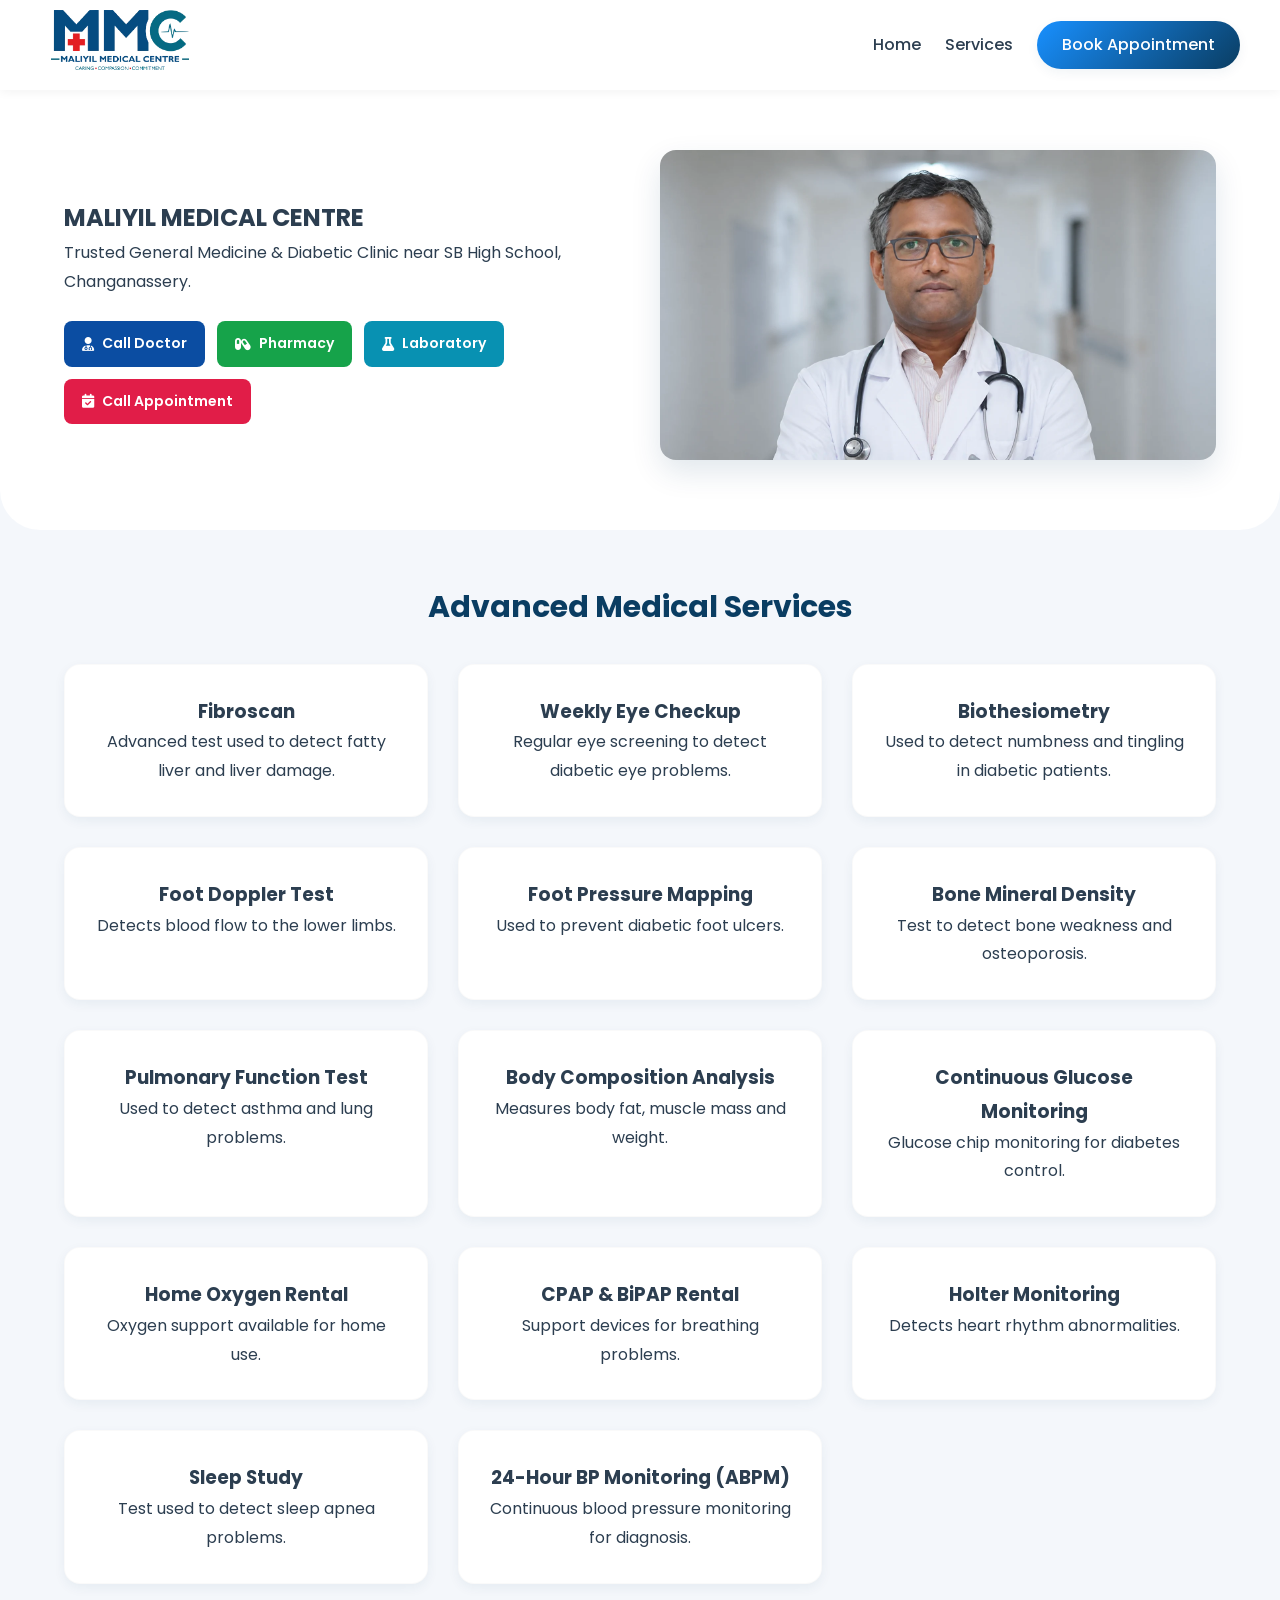
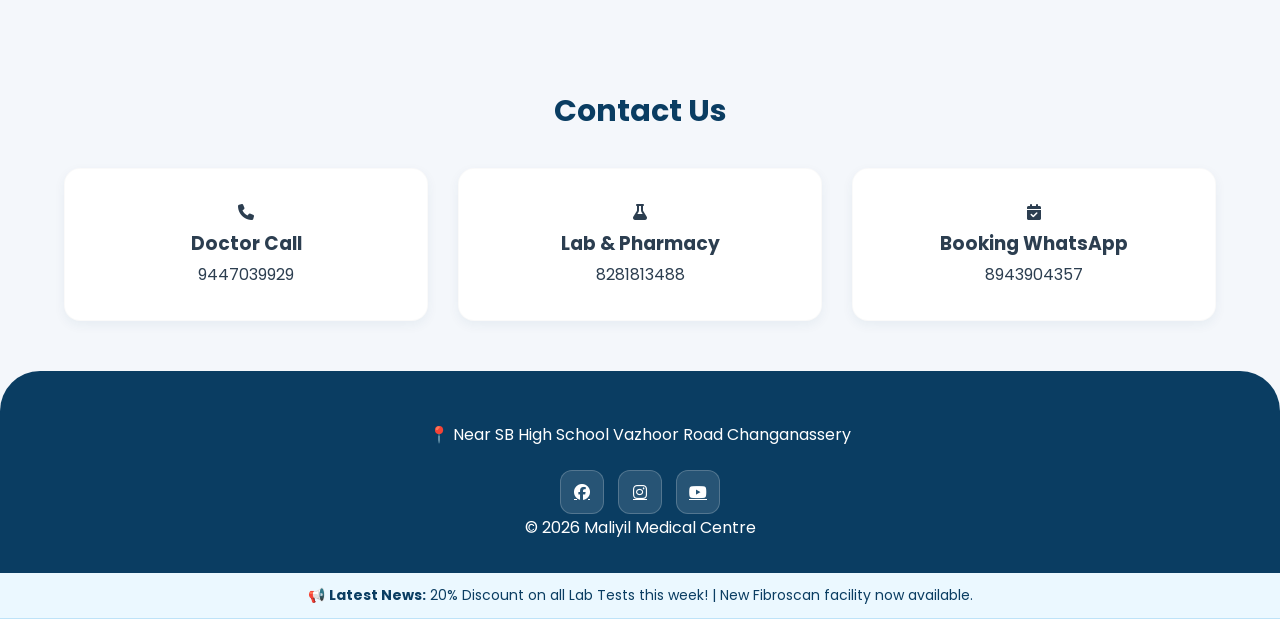
<file: index.html>
<!DOCTYPE html>
<html lang="en">

<head>

  <meta charset="UTF-8">
  <meta name="viewport" content="width=device-width, initial-scale=1.0">

  <title>Maliyil Medical Centre | Trusted Healthcare in Changanassery</title>
  <meta name="description"
    content="Maliyil Medical Centre in Changanassery offers expert medical treatments, advanced laboratory services, and a 24/7 pharmacy. Quality healthcare since 1991.">
  <meta name="keywords"
    content="Maliyil Medical Centre, Hospital in Changanassery, Lab services Kottayam, 24/7 Pharmacy Kerala, Medical clinic">

  <meta property="og:type" content="website">
  <meta property="og:url" content="https://maliyilmed.in/">
  <meta property="og:title" content="Maliyil Medical Centre | Trusted Healthcare">
  <meta property="og:description"
    content="Expert medical care, advanced lab, and 24/7 pharmacy services at Maliyil Medical Centre, Changanassery.">
  <meta property="og:image" content="https://maliyilmed.in/images/og-image.jpg">
  <link rel="stylesheet" href="style.css">

  <link href="https://fonts.googleapis.com/css2?family=Poppins:wght@300;400;500;600;700&display=swap" rel="stylesheet">

  <link rel="stylesheet" href="https://cdnjs.cloudflare.com/ajax/libs/font-awesome/6.5.0/css/all.min.css">
  <link rel="icon" type="image/png" href="images/favicon.png">
</head>

<body>

  <!-- HEADER -->

  <header class="header">

    <div class="container header-container">

      <!-- LOGO -->

      <div class="logo">
        <img src="images/logo.webp" alt="Maliyil Medical Centre" width="160" height="60">
      </div>

      <!-- MOBILE MENU BUTTON -->

      <div class="menu-toggle" id="menu-toggle">

        <i class="fa-solid fa-bars"></i>

      </div>

      <!-- NAVIGATION -->

      <nav class="nav" id="nav-menu">

        <a href="index.html">Home</a>

        <a href="services.html">Services</a>

        <a href="contact.html" class="btn-main">
          Book Appointment
        </a>

      </nav>

    </div>

  </header>



  <!-- HERO SECTION -->

  <section class="hero">

    <div class="container hero-grid">

      <div>

        <h1>
          MALIYIL MEDICAL CENTRE
        </h1>

        <p>
          Trusted General Medicine & Diabetic Clinic
          near SB High School, Changanassery.
        </p>

        <div class="hero-buttons">

          <a href="tel:9447039929" class="call-btn doctor">
            <i class="fa-solid fa-user-doctor"></i>
            Call Doctor
          </a>

          <a href="tel:8281813488" class="call-btn pharmacy">
            <i class="fa-solid fa-capsules"></i>
            Pharmacy
          </a>

          <a href="tel:8281813488" class="call-btn lab">
            <i class="fa-solid fa-flask"></i>
            Laboratory
          </a>

          <a href="tel:8943904357" class="call-btn appointment">

            <i class="fa-solid fa-calendar-check"></i>
            Call Appointment

          </a>


        </div>

      </div>

      <div>

        <img src="images/doctor.webp" alt="Doctor Consultation">

      </div>

    </div>

  </section>



  <!-- TITLE -->

  <section class="services">

    <div class="container">

      <h2 class="section-title">

        Advanced Medical Services

      </h2>



      <div class="services-grid">

        <!-- Fibroscan -->

        <div class="service-card">

          <h3>Fibroscan</h3>

          <p>

            Advanced test used to detect
            fatty liver and liver damage.

          </p>

        </div>



        <!-- Eye Check -->

        <div class="service-card">

          <h3>Weekly Eye Checkup</h3>

          <p>

            Regular eye screening to
            detect diabetic eye problems.

          </p>

        </div>



        <!-- Biothesiometry -->

        <div class="service-card">

          <h3>Biothesiometry</h3>

          <p>

            Used to detect numbness
            and tingling in diabetic patients.

          </p>

        </div>



        <!-- Foot Doppler -->

        <div class="service-card">

          <h3>Foot Doppler Test</h3>

          <p>

            Detects blood flow to the
            lower limbs.

          </p>

        </div>



        <!-- Foot Pressure -->

        <div class="service-card">

          <h3>Foot Pressure Mapping</h3>

          <p>

            Used to prevent diabetic
            foot ulcers.

          </p>

        </div>



        <!-- Bone -->

        <div class="service-card">

          <h3>Bone Mineral Density</h3>

          <p>

            Test to detect bone weakness
            and osteoporosis.

          </p>

        </div>



        <!-- Pulmonary -->

        <div class="service-card">

          <h3>Pulmonary Function Test</h3>

          <p>

            Used to detect asthma
            and lung problems.

          </p>

        </div>



        <!-- Body Composition -->

        <div class="service-card">

          <h3>Body Composition Analysis</h3>

          <p>

            Measures body fat,
            muscle mass and weight.

          </p>

        </div>



        <!-- CGM -->

        <div class="service-card">

          <h3>Continuous Glucose Monitoring</h3>

          <p>

            Glucose chip monitoring
            for diabetes control.

          </p>

        </div>



        <!-- Oxygen -->

        <div class="service-card">

          <h3>Home Oxygen Rental</h3>

          <p>

            Oxygen support available
            for home use.

          </p>

        </div>



        <!-- CPAP -->

        <div class="service-card">

          <h3>CPAP & BiPAP Rental</h3>

          <p>

            Support devices for
            breathing problems.

          </p>

        </div>



        <!-- Holter -->

        <div class="service-card">

          <h3>Holter Monitoring</h3>

          <p>

            Detects heart rhythm
            abnormalities.

          </p>

        </div>



        <!-- Sleep Study -->

        <div class="service-card">

          <h3>Sleep Study</h3>

          <p>

            Test used to detect
            sleep apnea problems.

          </p>

        </div>



        <!-- ABPM -->

        <div class="service-card">

          <h3>24-Hour BP Monitoring (ABPM)</h3>

          <p>

            Continuous blood pressure
            monitoring for diagnosis.

          </p>

        </div>



      </div>

    </div>

  </section>


  <!-- CONTACT QUICK -->

  <section class="contact">

    <div class="container">

      <h2 class="section-title">

        Contact Us

      </h2>

      <div class="contact-grid">

        <div class="contact-card">

          <i class="fa-solid fa-phone"></i>

          <h3>Doctor Call</h3>

          <p>

            9447039929

          </p>

        </div>



        <div class="contact-card">

          <i class="fa-solid fa-flask"></i>

          <h3>Lab & Pharmacy</h3>

          <p>

            8281813488

          </p>

        </div>



        <div class="contact-card">

          <i class="fa-solid fa-calendar-check"></i>

          <h3>Booking WhatsApp</h3>

          <p>

            8943904357

          </p>

        </div>

      </div>

    </div>

  </section>



  <!-- FOOTER -->

  <footer class="footer">

    <div class="container">

      <p>

        📍 Near SB High School
        Vazhoor Road
        Changanassery

      </p>



      <div class="footer-social">

        <a href="#">
          <i class="fab fa-facebook"></i>
        </a>

        <a href="#">
          <i class="fab fa-instagram"></i>
        </a>

        <a href="#">
          <i class="fab fa-youtube"></i>
        </a>

      </div>



      <p>

        © 2026 Maliyil Medical Centre

      </p>

    </div>

  </footer>

  <div class="news-ticker">
    <p>📢 <b>Latest News:</b> 20% Discount on all Lab Tests this week! | New Fibroscan facility now available.</p>
  </div>
  <script src="script.js"></script></body>

</html>
</file>
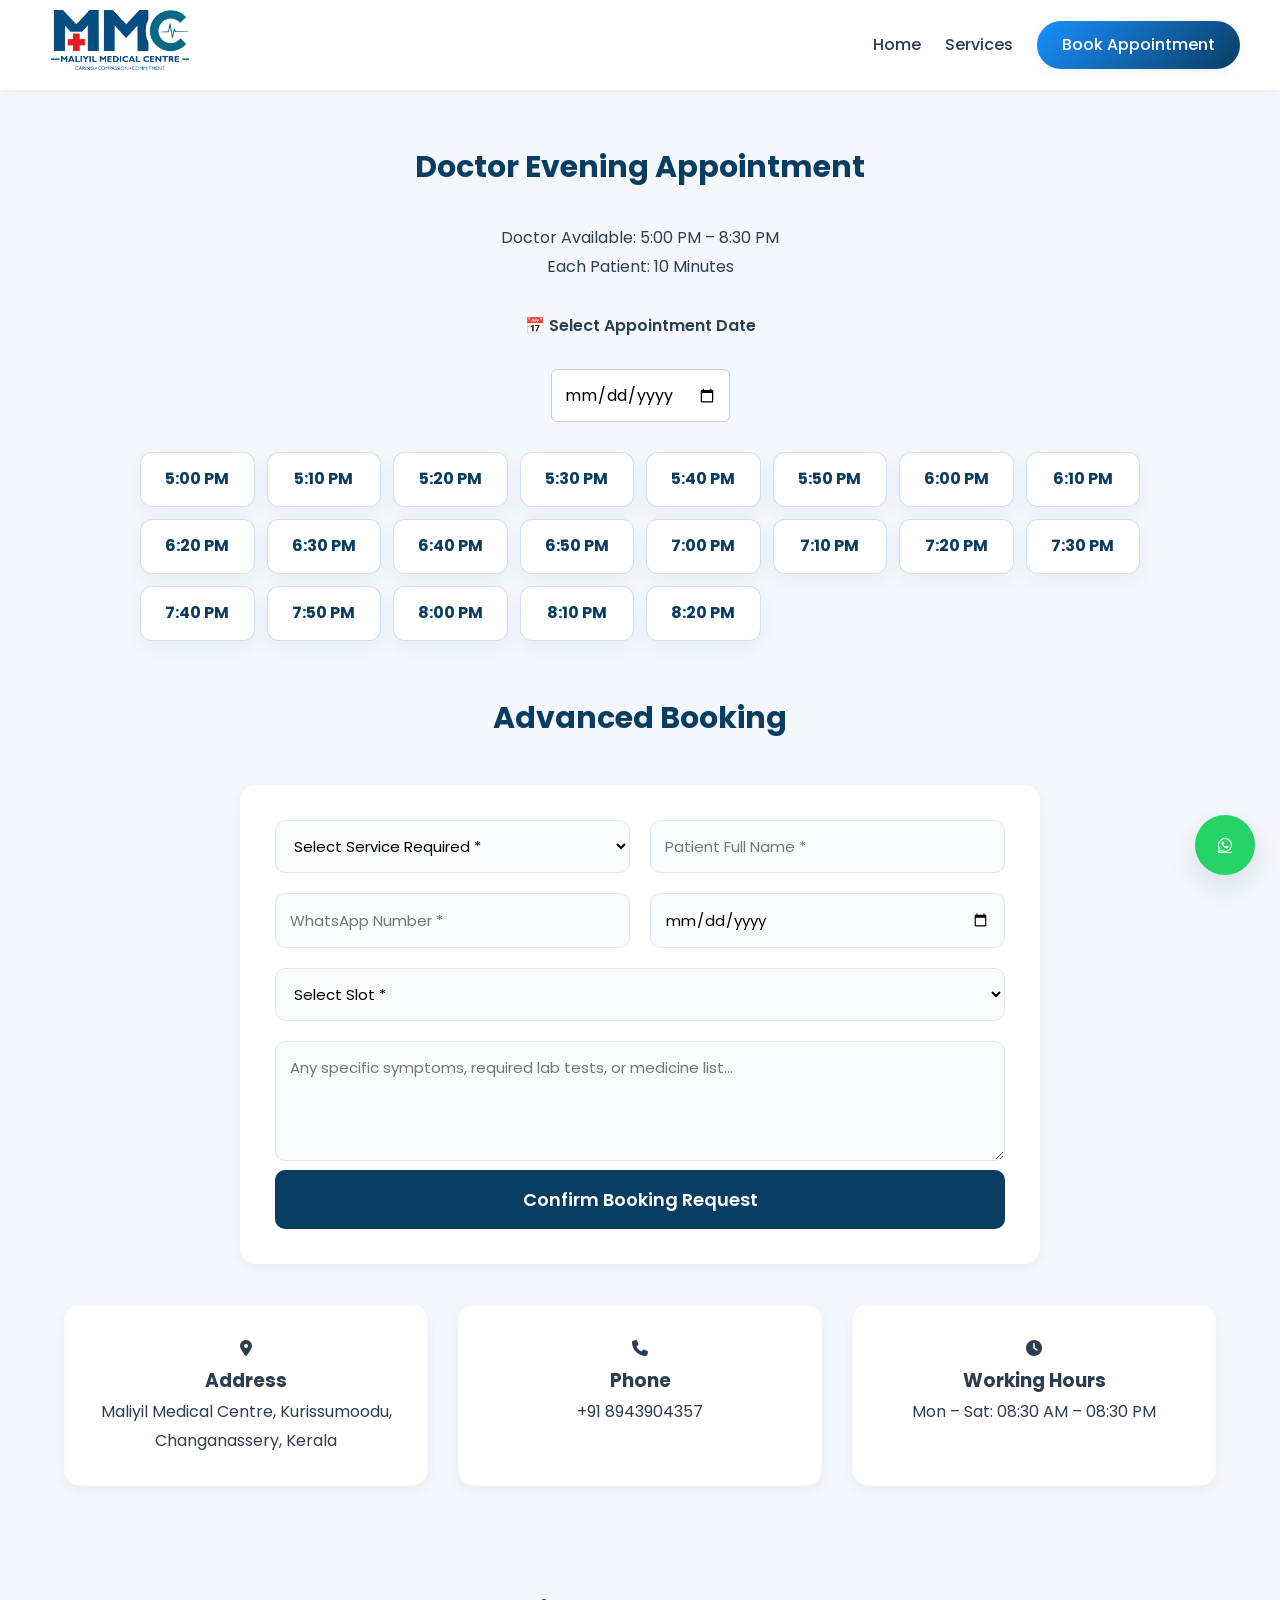
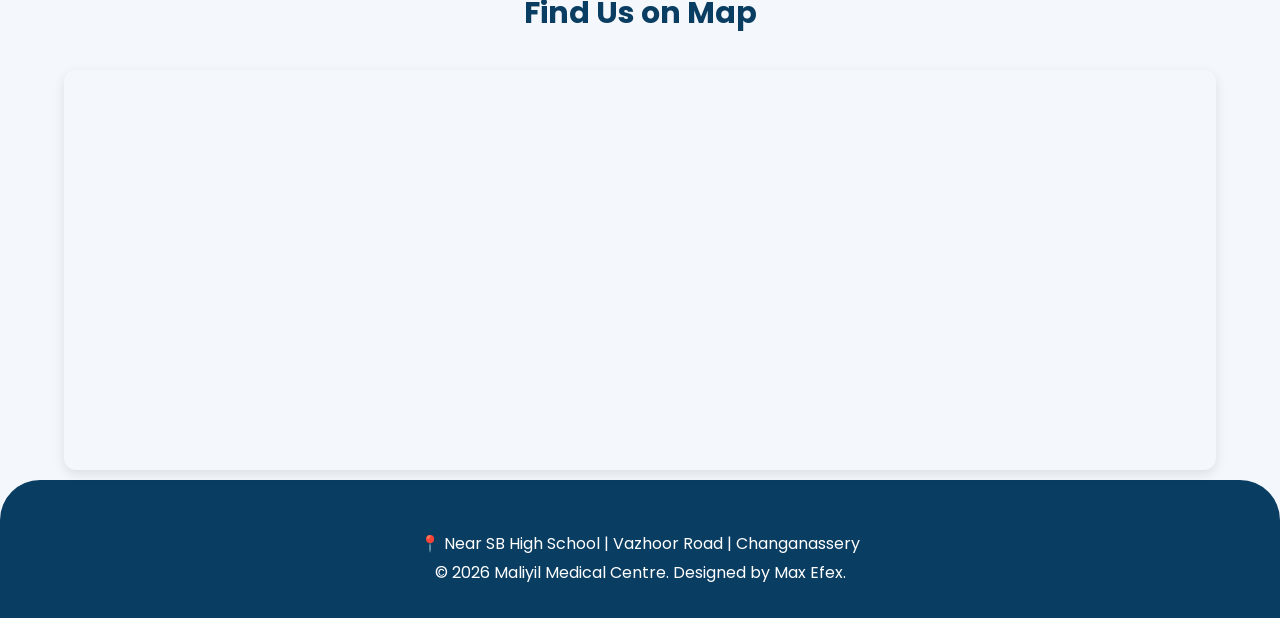
<file: contact.html>
<!DOCTYPE html>
<html lang="en">

<head>
  <meta charset="UTF-8">
  <meta name="viewport" content="width=device-width, initial-scale=1.0">
  <title>Contact & Book Appointment | Maliyil Medical Centre</title>

  <meta name="description"
    content="Book an appointment at Maliyil Medical Centre, Changanassery. Expert diabetic care, lab services, and 24/7 pharmacy.">

  <link rel="stylesheet" href="style.css">
  <link href="https://fonts.googleapis.com/css2?family=Poppins:wght@300;400;500;600;700&display=swap" rel="stylesheet">
  <link rel="stylesheet" href="https://cdnjs.cloudflare.com/ajax/libs/font-awesome/6.5.0/css/all.min.css">
  <link rel="icon" type="image/png" href="images/favicon.png">
</head>

<body>

  <header class="header">
    <div class="container header-container">
      <div class="logo">
        <a href="index.html">
          <img src="images/logo.webp" alt="Maliyil Medical Centre" width="160" height="60">
        </a>
      </div>

      <div class="menu-toggle" id="menu-toggle">
        <i class="fa-solid fa-bars"></i>
      </div>

      <nav class="nav" id="nav-menu">
        <a href="index.html">Home</a>
        <a href="services.html">Services</a>
        <a href="contact.html" class="btn-main">Book Appointment</a>
      </nav>
    </div>
  </header>

  <!-- DOCTOR APPOINTMENT SLOTS -->
  <section class="services">
    <div class="container">
      <h2 class="section-title">Doctor Evening Appointment</h2>

      <p style="text-align:center; margin-bottom:30px;">
        Doctor Available: 5:00 PM – 8:30 PM<br>
        Each Patient: 10 Minutes
      </p>

      <div style="text-align:center; margin-bottom:25px;">
        <label style="font-weight:600;">
          📅 Select Appointment Date
        </label>
        <br><br>
        <input type="date" id="appointmentDate" style="
          padding:12px;
          font-size:16px;
          border-radius:6px;
          border:1px solid #ccc;
        ">
      </div>

      <div class="slots-grid">
        <!-- SLOT 1 -->
        <a href="https://wa.me/918943904357?text=Hello%20Doctor,%20I%20want%20appointment%20at%205:00%20PM"
          class="slot-btn">5:00 PM</a>

        <!-- SLOT 2 -->
        <a href="https://wa.me/918943904357?text=Hello%20Doctor,%20I%20want%20appointment%20at%205:10%20PM"
          class="slot-btn">5:10 PM</a>

        <!-- SLOT 3 -->
        <a href="https://wa.me/918943904357?text=Hello%20Doctor,%20I%20want%20appointment%20at%205:20%20PM"
          class="slot-btn">5:20 PM</a>

        <!-- SLOT 4 -->
        <a href="https://wa.me/918943904357?text=Hello%20Doctor,%20I%20want%20appointment%20at%205:30%20PM"
          class="slot-btn">5:30 PM</a>

        <!-- SLOT 5 -->
        <a href="https://wa.me/918943904357?text=Hello%20Doctor,%20I%20want%20appointment%20at%205:40%20PM"
          class="slot-btn">5:40 PM</a>

        <!-- SLOT 6 -->
        <a href="https://wa.me/918943904357?text=Hello%20Doctor,%20I%20want%20appointment%20at%205:50%20PM"
          class="slot-btn">5:50 PM</a>

        <!-- SLOT 7 -->
        <a href="https://wa.me/918943904357?text=Hello%20Doctor,%20I%20want%20appointment%20at%206:00%20PM"
          class="slot-btn">6:00 PM</a>

        <!-- SLOT 8 -->
        <a href="https://wa.me/918943904357?text=Hello%20Doctor,%20I%20want%20appointment%20at%206:10%20PM"
          class="slot-btn">6:10 PM</a>

        <!-- SLOT 9 -->
        <a href="https://wa.me/918943904357?text=Hello%20Doctor,%20I%20want%20appointment%20at%206:20%20PM"
          class="slot-btn">6:20 PM</a>

        <!-- SLOT 10 -->
        <a href="https://wa.me/918943904357?text=Hello%20Doctor,%20I%20want%20appointment%20at%206:30%20PM"
          class="slot-btn">6:30 PM</a>

        <!-- SLOT 11 -->
        <a href="https://wa.me/918943904357?text=Hello%20Doctor,%20I%20want%20appointment%20at%206:40%20PM"
          class="slot-btn">6:40 PM</a>

        <!-- SLOT 12 -->
        <a href="https://wa.me/918943904357?text=Hello%20Doctor,%20I%20want%20appointment%20at%206:50%20PM"
          class="slot-btn">6:50 PM</a>

        <!-- SLOT 13 -->
        <a href="https://wa.me/918943904357?text=Hello%20Doctor,%20I%20want%20appointment%20at%207:00%20PM"
          class="slot-btn">7:00 PM</a>

        <!-- SLOT 14 -->
        <a href="https://wa.me/918943904357?text=Hello%20Doctor,%20I%20want%20appointment%20at%207:10%20PM"
          class="slot-btn">7:10 PM</a>

        <!-- SLOT 15 -->
        <a href="https://wa.me/918943904357?text=Hello%20Doctor,%20I%20want%20appointment%20at%207:20%20PM"
          class="slot-btn">7:20 PM</a>

        <!-- SLOT 16 -->
        <a href="https://wa.me/918943904357?text=Hello%20Doctor,%20I%20want%20appointment%20at%207:30%20PM"
          class="slot-btn">7:30 PM</a>

        <!-- SLOT 17 -->
        <a href="https://wa.me/918943904357?text=Hello%20Doctor,%20I%20want%20appointment%20at%207:40%20PM"
          class="slot-btn">7:40 PM</a>

        <!-- SLOT 18 -->
        <a href="https://wa.me/918943904357?text=Hello%20Doctor,%20I%20want%20appointment%20at%207:50%20PM"
          class="slot-btn">7:50 PM</a>

        <!-- SLOT 19 -->
        <a href="https://wa.me/918943904357?text=Hello%20Doctor,%20I%20want%20appointment%20at%208:00%20PM"
          class="slot-btn">8:00 PM</a>

        <!-- SLOT 20 -->
        <a href="https://wa.me/918943904357?text=Hello%20Doctor,%20I%20want%20appointment%20at%208:10%20PM"
          class="slot-btn">8:10 PM</a>

        <!-- SLOT 21 -->
        <a href="https://wa.me/918943904357?text=Hello%20Doctor,%20I%20want%20appointment%20at%208:20%20PM"
          class="slot-btn">8:20 PM</a>
      </div>
    </div>
  </section>

  <!-- ADVANCED BOOKING SECTION -->
  <section class="services">
    <div class="container">
      <h2 class="section-title">Advanced Booking</h2>

      <div class="booking-widget">
        <form class="contact-form" onsubmit="sendToWhatsApp(event)">
          <div class="form-row">
            <select id="bookService" required>
              <option value="" disabled selected>Select Service Required *</option>
              <option value="Doctor Consultancy">👨‍⚕️ Doctor Consultancy</option>
              <option value="Lab Test">🧪 Laboratory Test</option>
              <option value="Pharmacy">💊 Pharmacy Medicines</option>
            </select>
            <input type="text" id="bookName" placeholder="Patient Full Name *" required>
          </div>

          <div class="form-row">
            <input type="tel" id="bookPhone" placeholder="WhatsApp Number *" required>
            <input type="date" id="bookDate" required>
          </div>

          <div class="form-row">
            <select id="bookTime" required style="grid-column: span 2;">
              <option value="" disabled selected>Select Slot *</option>
              <option value="Morning (08:30 AM - 01:00 PM)">Morning Slot (08:30 AM - 01:00 PM)</option>
              <option value="Evening (05:00 PM - 08:30 PM)">Evening Slot (05:00 PM - 08:30 PM)</option>
            </select>
          </div>

          <textarea id="bookMessage"
            placeholder="Any specific symptoms, required lab tests, or medicine list..."></textarea>
          <button type="submit" class="btn-submit">Confirm Booking Request</button>
        </form>
      </div>
    </div>
  </section>

  <section class="contact">
    <div class="container">
      <div class="contact-grid">
        <div class="contact-card">
          <i class="fa-solid fa-location-dot"></i>
          <h3>Address</h3>
          <p>Maliyil Medical Centre, Kurissumoodu, Changanassery, Kerala</p>
        </div>

        <div class="contact-card">
          <i class="fa-solid fa-phone"></i>
          <h3>Phone</h3>
          <p>+91 8943904357</p>
        </div>

        <div class="contact-card">
          <i class="fa-solid fa-clock"></i>
          <h3>Working Hours</h3>
          <p>Mon – Sat: 08:30 AM – 08:30 PM</p>
        </div>
      </div>

      <div style="margin-top:50px;">
        <h2 class="section-title">Find Us on Map</h2>
        <iframe
          src="https://www.google.com/maps/embed?pb=!1m14!1m8!1m3!1d1099.1282181165736!2d76.5483012987372!3d9.453321953961831!3m2!1i1024!2i768!4f13.1!3m3!1m2!1s0x3b0625fd7ff3248b%3A0x5011b2dc73ebc284!2sMaliyil%20Medical%20centre!5e1!3m2!1sen!2sin!4v1778557813801!5m2!1sen!2sin"
          width="100%" height="400" style="border:0; border-radius: 12px; box-shadow: 0 4px 12px rgba(0,0,0,0.1);"
          allowfullscreen="" loading="lazy"></iframe>
      </div>
    </div>
  </section>

  <footer class="footer">
    <div class="container">
      <p>📍 Near SB High School | Vazhoor Road | Changanassery</p>
      <p>© 2026 Maliyil Medical Centre. Designed by Max Efex.</p>
    </div>
  </footer>

  <a href="https://wa.me/918943904357" class="whatsapp-float" target="_blank">
    <i class="fab fa-whatsapp"></i>
  </a>

  <script>
    // Mobile Menu Toggle
    const toggle = document.getElementById("menu-toggle");
    const nav = document.getElementById("nav-menu");
    if (toggle) {
      toggle.addEventListener("click", function () {
        nav.classList.toggle("active");
      });
    }

    // WhatsApp Booking Function
    function sendToWhatsApp(event) {
      event.preventDefault();
      const name = document.getElementById('bookName').value;
      const service = document.getElementById('bookService').value;
      const phone = document.getElementById('bookPhone').value;
      const date = document.getElementById('bookDate').value;
      const slot = document.getElementById('bookTime').value;
      const note = document.getElementById('bookMessage').value;

      const msg = `*Maliyil Medical Centre - New Booking*%0A%0A` +
        `*Patient:* ${name}%0A` +
        `*Service:* ${service}%0A` +
        `*WhatsApp:* ${phone}%0A` +
        `*Date:* ${date}%0A` +
        `*Slot:* ${slot}%0A` +
        `*Details:* ${note}`;

      window.open(`https://wa.me/918943904357?text=${msg}`, '_blank');
    }
  </script>
</body>

</html>
</file>
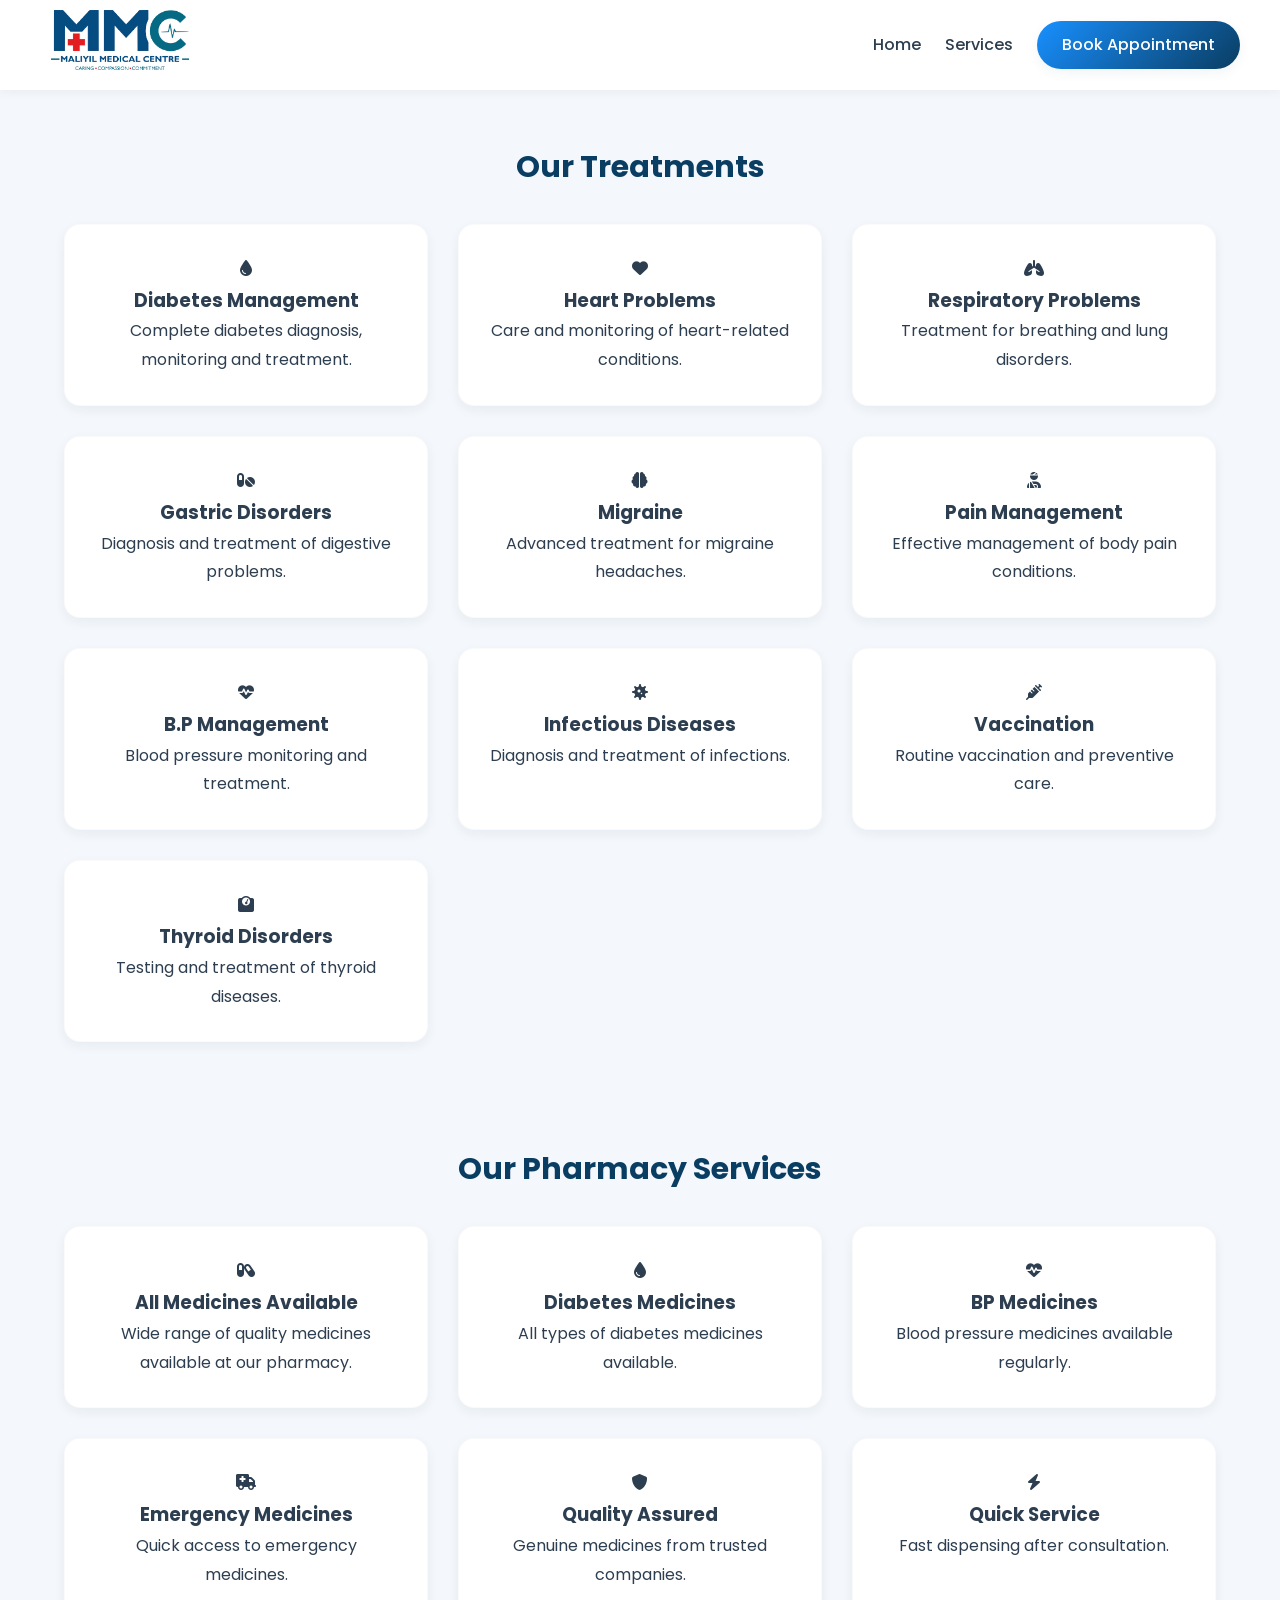
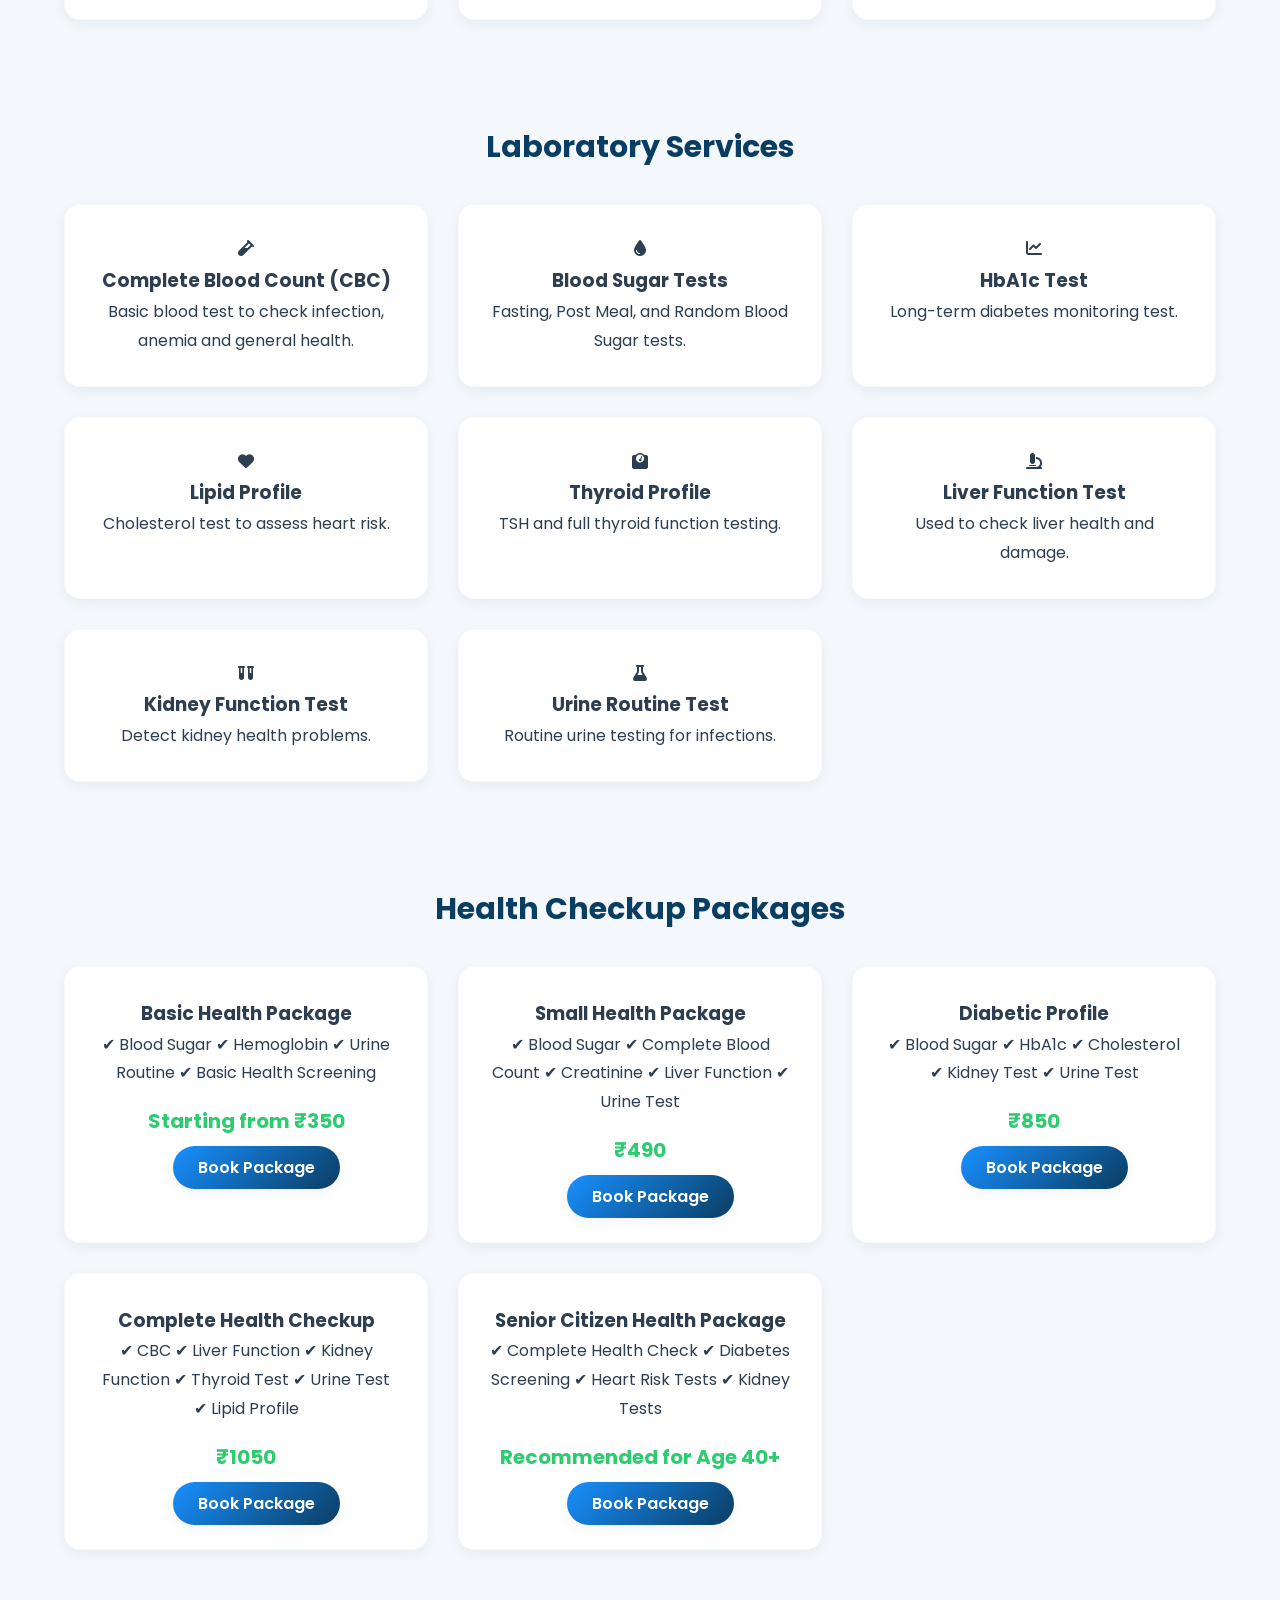
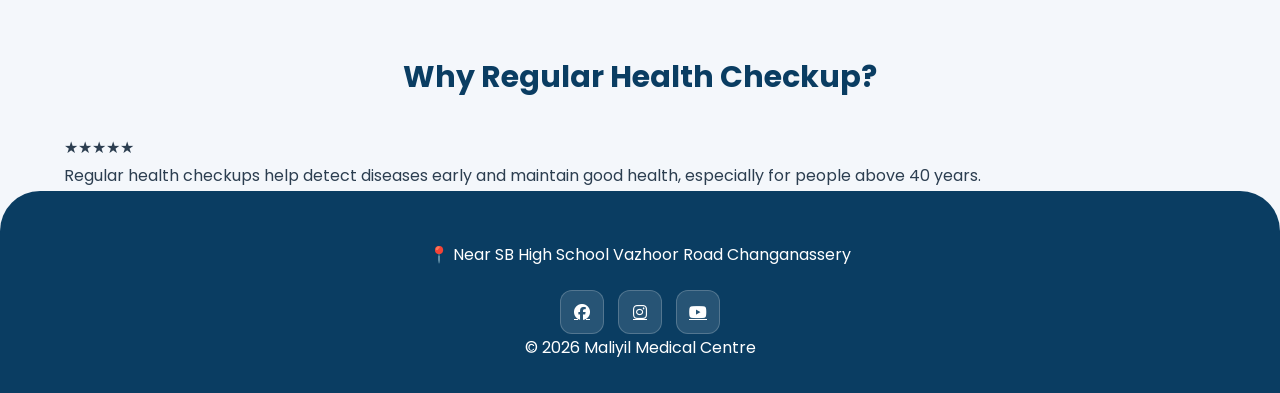
<file: services.html>
<!DOCTYPE html>
<html lang="en">

<head>
  <meta charset="UTF-8">
  <meta name="viewport" content="width=device-width, initial-scale=1.0">

  <title>Treatments & Services | Maliyil Medical Centre Changanassery</title>

  <meta name="description"
    content="Expert medical treatments and specialized healthcare services at Maliyil Medical Centre. Quality patient care and expert doctor consultations in Changanassery.">
  <meta name="keywords"
    content="medical treatments Changanassery, specialized healthcare Kerala, Maliyil medical centre services, doctor consultation Changanassery">

  <meta property="og:type" content="website">
  <meta property="og:url" content="https://maliyilmed.in/treatments.html">
  <meta property="og:title" content="Treatments & Services | Maliyil Medical Centre">
  <meta property="og:description" content="Quality medical care and expert treatments for a healthier you.">
  <meta property="og:image" content="https://maliyilmed.in/images/og-image.jpg">

  <link rel="stylesheet" href="style.css">
  <link href="https://fonts.googleapis.com/css2?family=Poppins:wght@300;400;500;600;700&display=swap" rel="stylesheet">
  <link rel="stylesheet" href="https://cdnjs.cloudflare.com/ajax/libs/font-awesome/6.5.0/css/all.min.css">

  <link rel="icon" type="image/png" href="images/favicon.png">
</head>

<body>

  <!-- HEADER -->

  <header class="header">

    <div class="container header-container">

      <!-- LOGO -->

      <div class="logo">
        <img src="images/logo.webp">
      </div>

      <!-- MOBILE MENU BUTTON -->

      <div class="menu-toggle" id="menu-toggle">

        <i class="fa-solid fa-notes-medical"></i>

      </div>

      <!-- NAVIGATION -->

      <nav class="nav" id="nav-menu">

        <a href="index.html">Home</a>

        <a href="services.html">Services</a>

        <a href="contact.html" class="btn-main">
          Book Appointment
        </a>

      </nav>

    </div>

  </header>



  <!-- PAGE TITLE -->

  <section class="services">

    <div class="container">

      <h2 class="section-title">
        Our Treatments
      </h2>



      <div class="services-grid">

        <!-- 1 -->

        <div class="service-card">
          <i class="fa-solid fa-droplet"></i>
          <h3>Diabetes Management</h3>
          <p>
            Complete diabetes diagnosis,
            monitoring and treatment.
          </p>
        </div>



        <!-- 2 -->

        <div class="service-card">
          <i class="fa-solid fa-heart"></i>
          <h3>Heart Problems</h3>
          <p>
            Care and monitoring of
            heart-related conditions.
          </p>
        </div>



        <!-- 3 -->

        <div class="service-card">
          <i class="fa-solid fa-lungs"></i>
          <h3>Respiratory Problems</h3>
          <p>
            Treatment for breathing
            and lung disorders.
          </p>
        </div>



        <!-- 4 -->

        <div class="service-card">
          <i class="fa-solid fa-pills"></i>
          <h3>Gastric Disorders</h3>
          <p>
            Diagnosis and treatment
            of digestive problems.
          </p>
        </div>



        <!-- 5 -->

        <div class="service-card">
          <i class="fa-solid fa-brain"></i>
          <h3>Migraine</h3>
          <p>
            Advanced treatment
            for migraine headaches.
          </p>
        </div>



        <!-- 6 -->

        <div class="service-card">
          <i class="fa-solid fa-user-injured"></i>
          <h3>Pain Management</h3>
          <p>
            Effective management
            of body pain conditions.
          </p>
        </div>



        <!-- 7 -->

        <div class="service-card">
          <i class="fa-solid fa-heart-pulse"></i>
          <h3>B.P Management</h3>
          <p>
            Blood pressure monitoring
            and treatment.
          </p>
        </div>



        <!-- 8 -->

        <div class="service-card">
          <i class="fa-solid fa-virus"></i>
          <h3>Infectious Diseases</h3>
          <p>
            Diagnosis and treatment
            of infections.
          </p>
        </div>



        <!-- 9 -->

        <div class="service-card">
          <i class="fa-solid fa-syringe"></i>
          <h3>Vaccination</h3>
          <p>
            Routine vaccination
            and preventive care.
          </p>
        </div>



        <!-- 10 -->

        <div class="service-card">
          <i class="fa-solid fa-weight-scale"></i>
          <h3>Thyroid Disorders</h3>
          <p>
            Testing and treatment
            of thyroid diseases.
          </p>
        </div>



      </div>

    </div>

  </section>
  <!-- TITLE -->

  <section class="services">

    <div class="container">

      <h2 class="section-title">
        Our Pharmacy Services
      </h2>



      <div class="services-grid">

        <!-- MEDICINES -->

        <div class="service-card">
          <i class="fa-solid fa-capsules"></i>
          <h3>All Medicines Available</h3>
          <p>
            Wide range of quality medicines
            available at our pharmacy.
          </p>
        </div>



        <!-- DIABETES -->

        <div class="service-card">
          <i class="fa-solid fa-droplet"></i>
          <h3>Diabetes Medicines</h3>
          <p>
            All types of diabetes medicines
            available.
          </p>
        </div>



        <!-- BP -->

        <div class="service-card">
          <i class="fa-solid fa-heart-pulse"></i>
          <h3>BP Medicines</h3>
          <p>
            Blood pressure medicines
            available regularly.
          </p>
        </div>



        <!-- EMERGENCY -->

        <div class="service-card">
          <i class="fa-solid fa-truck-medical"></i>
          <h3>Emergency Medicines</h3>
          <p>
            Quick access to emergency
            medicines.
          </p>
        </div>



        <!-- QUALITY -->

        <div class="service-card">
          <i class="fa-solid fa-shield"></i>
          <h3>Quality Assured</h3>
          <p>
            Genuine medicines from
            trusted companies.
          </p>
        </div>



        <!-- FAST SERVICE -->

        <div class="service-card">
          <i class="fa-solid fa-bolt"></i>
          <h3>Quick Service</h3>
          <p>
            Fast dispensing after
            consultation.
          </p>
        </div>



      </div>

  </section>
  <!-- LAB SECTION -->

  <section class="services">

    <div class="container">

      <h2 class="section-title">

        Laboratory Services

      </h2>



      <div class="services-grid">

        <!-- CBC -->

        <div class="service-card">

          <i class="fa-solid fa-vial"></i>

          <h3>Complete Blood Count (CBC)</h3>

          <p>

            Basic blood test to check infection,
            anemia and general health.

          </p>

        </div>



        <!-- Blood Sugar -->

        <div class="service-card">

          <i class="fa-solid fa-droplet"></i>

          <h3>Blood Sugar Tests</h3>

          <p>

            Fasting, Post Meal,
            and Random Blood Sugar tests.

          </p>

        </div>



        <!-- HbA1c -->

        <div class="service-card">

          <i class="fa-solid fa-chart-line"></i>

          <h3>HbA1c Test</h3>

          <p>

            Long-term diabetes
            monitoring test.

          </p>

        </div>



        <!-- Lipid -->

        <div class="service-card">

          <i class="fa-solid fa-heart"></i>

          <h3>Lipid Profile</h3>

          <p>

            Cholesterol test to
            assess heart risk.

          </p>

        </div>



        <!-- Thyroid -->

        <div class="service-card">

          <i class="fa-solid fa-weight-scale"></i>

          <h3>Thyroid Profile</h3>

          <p>

            TSH and full thyroid
            function testing.

          </p>

        </div>



        <!-- Liver -->

        <div class="service-card">

          <i class="fa-solid fa-microscope"></i>

          <h3>Liver Function Test</h3>

          <p>

            Used to check liver
            health and damage.

          </p>

        </div>



        <!-- Kidney -->

        <div class="service-card">

          <i class="fa-solid fa-vials"></i>

          <h3>Kidney Function Test</h3>

          <p>

            Detect kidney
            health problems.

          </p>

        </div>



        <!-- Urine -->

        <div class="service-card">

          <i class="fa-solid fa-flask"></i>

          <h3>Urine Routine Test</h3>

          <p>

            Routine urine testing
            for infections.

          </p>

        </div>



      </div>

    </div>

  </section>


  <!-- TITLE -->

  <section class="packages">

    <div class="container">

      <h2 class="section-title">

        Health Checkup Packages

      </h2>



      <div class="packages-grid">

        <!-- PACKAGE 1 -->

        <div class="package-card">

          <h3>Basic Health Package</h3>

          <p>

            ✔ Blood Sugar
            ✔ Hemoglobin
            ✔ Urine Routine
            ✔ Basic Health Screening

          </p>

          <span class="price">

            Starting from ₹350

          </span>

          <a href="https://wa.me/918943904357?text=I%20want%20to%20book%20Basic%20Health%20Package" class="btn-main">

            Book Package

          </a>

        </div>



        <!-- PACKAGE 2 -->

        <div class="package-card">

          <h3>Small Health Package</h3>

          <p>

            ✔ Blood Sugar
            ✔ Complete Blood Count
            ✔ Creatinine
            ✔ Liver Function
            ✔ Urine Test

          </p>

          <span class="price">

            ₹490

          </span>

          <a href="https://wa.me/918943904357?text=I%20want%20to%20book%20Small%20Health%20Package" class="btn-main">

            Book Package

          </a>

        </div>



        <!-- PACKAGE 3 -->

        <div class="package-card">

          <h3>Diabetic Profile</h3>

          <p>

            ✔ Blood Sugar
            ✔ HbA1c
            ✔ Cholesterol
            ✔ Kidney Test
            ✔ Urine Test

          </p>

          <span class="price">

            ₹850

          </span>

          <a href="https://wa.me/918943904357?text=I%20want%20to%20book%20Diabetic%20Profile" class="btn-main">

            Book Package

          </a>

        </div>



        <!-- PACKAGE 4 -->

        <div class="package-card">

          <h3>Complete Health Checkup</h3>

          <p>

            ✔ CBC
            ✔ Liver Function
            ✔ Kidney Function
            ✔ Thyroid Test
            ✔ Urine Test
            ✔ Lipid Profile

          </p>

          <span class="price">

            ₹1050

          </span>

          <a href="https://wa.me/918943904357?text=I%20want%20to%20book%20Complete%20Health%20Checkup" class="btn-main">

            Book Package

          </a>

        </div>



        <!-- PACKAGE 5 -->

        <div class="package-card">

          <h3>Senior Citizen Health Package</h3>

          <p>

            ✔ Complete Health Check
            ✔ Diabetes Screening
            ✔ Heart Risk Tests
            ✔ Kidney Tests

          </p>

          <span class="price">

            Recommended for Age 40+

          </span>

          <a href="https://wa.me/918943904357?text=I%20want%20to%20book%20Senior%20Health%20Package" class="btn-main">

            Book Package

          </a>

        </div>



      </div>

    </div>

  </section>



  <!-- WHY PACKAGE -->

  <section class="reviews">

    <div class="container">

      <h2 class="section-title">

        Why Regular Health Checkup?

      </h2>

      <div class="review-box">

        <div class="stars">

          ★★★★★

        </div>

        <p>

          Regular health checkups help
          detect diseases early and
          maintain good health,
          especially for people above 40 years.

        </p>

      </div>

    </div>

  </section>



  <!-- FOOTER -->

  <footer class="footer">

    <div class="container">

      <p>

        📍 Near SB High School
        Vazhoor Road
        Changanassery

      </p>



      <div class="footer-social">

        <a href="#">
          <i class="fab fa-facebook"></i>
        </a>

        <a href="#">
          <i class="fab fa-instagram"></i>
        </a>

        <a href="#">
          <i class="fab fa-youtube"></i>
        </a>

      </div>



      <p>

        © 2026 Maliyil Medical Centre

      </p>

    </div>

  </footer>

  <script src="script.js"></script>
</body>

</html>
</file>
<file: style.css>
/* ============================================================
   Maliyil Medical Centre - Professional Clean CSS
   Developed by: Max Efex (Aneesh K Rajeev)
   ============================================================ */

/* 1. RESET & VARIABLES */
:root {
  --primary-blue: #0A3D62;
  /* Deep Premium Navy */
  --accent-blue: #1890FF;
  /* Bright Medical Blue */
  --bg-light: #F4F7FB;
  --text-main: #2C3E50;
  --text-muted: #576574;
  --white: #FFFFFF;
  --shadow-sm: 0 4px 12px rgba(10, 61, 98, 0.06);
  --shadow-lg: 0 12px 30px rgba(10, 61, 98, 0.12);
  --radius: 16px;
  --transition: all 0.3s ease;
}

* {
  margin: 0;
  padding: 0;
  box-sizing: border-box;
  font-family: 'Poppins', sans-serif;
}

body {
  background: var(--bg-light);
  color: var(--text-main);
  font-size: 16px;
  line-height: 1.8;
  overflow-x: hidden;
}

.container {
  width: 90%;
  max-width: 1200px;
  margin: auto;
}

/* 2. NEWS TICKER (For Weekly Updates) */
.news-ticker {
  background: #EBF8FF;
  color: var(--primary-blue);
  padding: 10px 0;
  font-size: 14px;
  border-bottom: 1px solid #BEE3F8;
  overflow: hidden;
  text-align: center;
}

.news-ticker p {
  display: inline-block;
  white-space: nowrap;
  animation: ticker 25s linear infinite;
}

@keyframes ticker {
  0% {
    transform: translateX(100%);
  }

  100% {
    transform: translateX(-100%);
  }
}

/* 3. HEADER & NAVIGATION */
.header {
  height: 90px;
  min-height: 90px;
  /* CLS തടയാൻ */
  display: flex;
  align-items: center;
  background: #fff;
  box-shadow: 0 2px 10px rgba(0, 0, 0, 0.05);
  position: sticky;
  top: 0;
  z-index: 1000;
}

.header-container {
  display: flex;
  justify-content: space-between;
  align-items: center;
  width: 100%;
}

.logo img {
  height: 60px;
  width: 160px;
  /* Speed സ്കോറിനായി ഫിക്സ്ഡ് ആക്കി */
  object-fit: contain;
}

.nav {
  display: flex;
  align-items: center;
}

.nav a {
  margin-left: 24px;
  text-decoration: none;
  color: var(--text-main);
  font-weight: 500;
  transition: var(--transition);
}

.nav a:hover {
  color: var(--accent-blue);
}

.menu-toggle {
  display: none;
  font-size: 28px;
  cursor: pointer;
  color: var(--primary-blue);
  position: relative;
  z-index: 1001;
}

/* 4. BUTTONS & HERO SECTION */
.btn-main {
  background: linear-gradient(135deg, var(--accent-blue), var(--primary-blue));
  color: var(--white) !important;
  padding: 10px 25px;
  border-radius: 50px;
  font-weight: 600;
  text-decoration: none;
  margin-left: 20px;
  box-shadow: var(--shadow-sm);
  transition: var(--transition);
}

.hero {
  padding: 60px 0;
  background: var(--white);
  border-bottom-left-radius: 40px;
  border-bottom-right-radius: 40px;
}

.hero-grid {
  display: grid;
  grid-template-columns: 1fr 1fr;
  align-items: center;
  gap: 40px;
}

.hero-buttons {
  display: flex;
  flex-wrap: wrap;
  gap: 12px;
  margin-top: 25px;
}

.call-btn {
  padding: 10px 18px;
  font-size: 14px;
  border-radius: 8px;
  color: white;
  font-weight: 600;
  text-decoration: none;
  display: flex;
  align-items: center;
  justify-content: center;
  gap: 8px;
  width: auto;
  transition: var(--transition);
}

.doctor {
  background: #0b4da2;
}

.pharmacy {
  background: #16a34a;
}

.lab {
  background: #0891b2;
}

.appointment {
  background: #e11d48;
}

.hero img {
  width: 100%;
  border-radius: var(--radius);
  box-shadow: var(--shadow-lg);
}

/* 5. CARDS & GRIDS (Services, Lab, Packages) */
.section-title {
  text-align: center;
  font-size: 30px;
  color: var(--primary-blue);
  margin: 50px 0 30px;
}

.services-grid,
.packages-grid,
.contact-grid {
  display: grid;
  grid-template-columns: repeat(auto-fit, minmax(280px, 1fr));
  gap: 30px;
  padding-bottom: 50px;
}

.service-card,
.package-card,
.contact-card {
  background: var(--white);
  padding: 30px;
  border-radius: var(--radius);
  box-shadow: var(--shadow-sm);
  text-align: center;
  transition: var(--transition);
  border: 1px solid rgba(0, 0, 0, 0.02);
}

.service-card:hover {
  transform: translateY(-5px);
  box-shadow: var(--shadow-lg);
}

.price {
  display: block;
  font-size: 20px;
  font-weight: 700;
  color: #2ecc71;
  margin: 15px 0;
}

/* 6. GALLERY (CLS FIX) */
.gallery-grid {
  display: grid;
  grid-template-columns: repeat(auto-fit, minmax(300px, 1fr));
  gap: 20px;
}

.gallery-grid img {
  width: 100%;
  aspect-ratio: 4 / 3;
  /* ലേഔട്ട് ജമ്പിംഗ് ഒഴിവാക്കാൻ */
  object-fit: cover;
  border-radius: var(--radius);
  background: #e2e8f0;
  transition: var(--transition);
}

/* 7. BOOKING FORM & WIDGET (Contact Page Fix) */
.booking-widget {
  max-width: 800px;
  margin: 40px auto;
  background: var(--white);
  padding: 35px;
  border-radius: 16px;
  box-shadow: var(--shadow-sm);
}

.form-row {
  display: grid;
  grid-template-columns: 1fr 1fr;
  gap: 20px;
  margin-bottom: 20px;
}

.contact-form input,
.contact-form select,
.contact-form textarea {
  width: 100%;
  padding: 14px;
  border: 1px solid #E2E8F0;
  border-radius: 10px;
  font-size: 15px;
  outline: none;
  background: #F8FAFC;
}

.contact-form textarea {
  grid-column: span 2;
  height: 120px;
}

.btn-submit {
  width: 100%;
  background: var(--primary-blue);
  color: #fff;
  padding: 16px;
  border: none;
  border-radius: 10px;
  font-size: 18px;
  font-weight: 600;
  cursor: pointer;
}

.slots-grid {
  display: grid;
  grid-template-columns: repeat(auto-fit, minmax(110px, 1fr));
  gap: 12px;
  margin: 30px auto 0;
  max-width: 1000px;
}

.slot-btn {
  display: inline-flex;
  align-items: center;
  justify-content: center;
  min-height: 48px;
  padding: 12px 14px;
  border-radius: 12px;
  border: 1px solid rgba(11, 77, 162, 0.18);
  background: #fff;
  color: var(--primary-blue);
  font-weight: 700;
  text-decoration: none;
  transition: var(--transition);
  box-shadow: 0 8px 20px rgba(11, 77, 162, 0.05);
}

.slot-btn:hover {
  transform: translateY(-2px);
  background: rgba(24, 144, 255, 0.1);
  border-color: var(--accent-blue);
}

.slot-btn:active {
  background: var(--accent-blue);
  color: #fff;
  border-color: transparent;
}

.footer-social {
  display: inline-flex;
  gap: 14px;
  justify-content: center;
  align-items: center;
  margin-top: 20px;
}

.footer-social a {
  width: 44px;
  height: 44px;
  display: inline-flex;
  align-items: center;
  justify-content: center;
  border-radius: 12px;
  background: rgba(255, 255, 255, 0.12);
  color: var(--white);
  border: 1px solid rgba(255, 255, 255, 0.2);
  transition: var(--transition);
}

.footer-social a:hover {
  background: var(--accent-blue);
  color: #fff;
  transform: translateY(-2px);
}

/* 8. FOOTER & FLOAT */
.footer {
  background: var(--primary-blue);
  color: var(--white);
  text-align: center;
  padding: 50px 0 30px;
  border-top-left-radius: 40px;
  border-top-right-radius: 40px;
}

.whatsapp-float {
  position: fixed;
  bottom: 25px;
  right: 25px;
  background: #25D366;
  color: white;
  width: 60px;
  height: 60px;
  display: flex;
  align-items: center;
  justify-content: center;
  border-radius: 50%;
  z-index: 2000;
  box-shadow: var(--shadow-lg);
}

/* 9. MOBILE RESPONSIVE MEDIA QUERIES */
@media (max-width: 768px) {
  .header {
    height: 80px;
    min-height: 80px;
  }

  .logo img {
    height: 50px;
    width: 130px;
  }

  .menu-toggle {
    display: block;
  }

  .nav {
    display: none;
    /* ഡിഫോൾട്ട് ആയി ഹൈഡ് ചെയ്യുന്നു */
    position: absolute;
    top: 80px;
    left: 0;
    width: 100%;
    background: #fff;
    flex-direction: column;
    padding: 20px;
    box-shadow: var(--shadow-lg);
    z-index: 1000;
  }

  .nav.active {
    display: flex !important;
  }

  .nav a {
    margin: 10px 0;
    width: 100%;
    text-align: center;
  }

  .btn-main {
    margin-left: 0;
    width: 100%;
    text-align: center;
  }

  .hero-grid {
    grid-template-columns: 1fr;
    text-align: center;
  }

  .hero-buttons {
    justify-content: center;
  }

  .call-btn {
    flex: 1 1 100%;
  }

  .form-row {
    grid-template-columns: 1fr;
  }

  .contact-form textarea {
    grid-column: span 1;
  }
}
</file>
